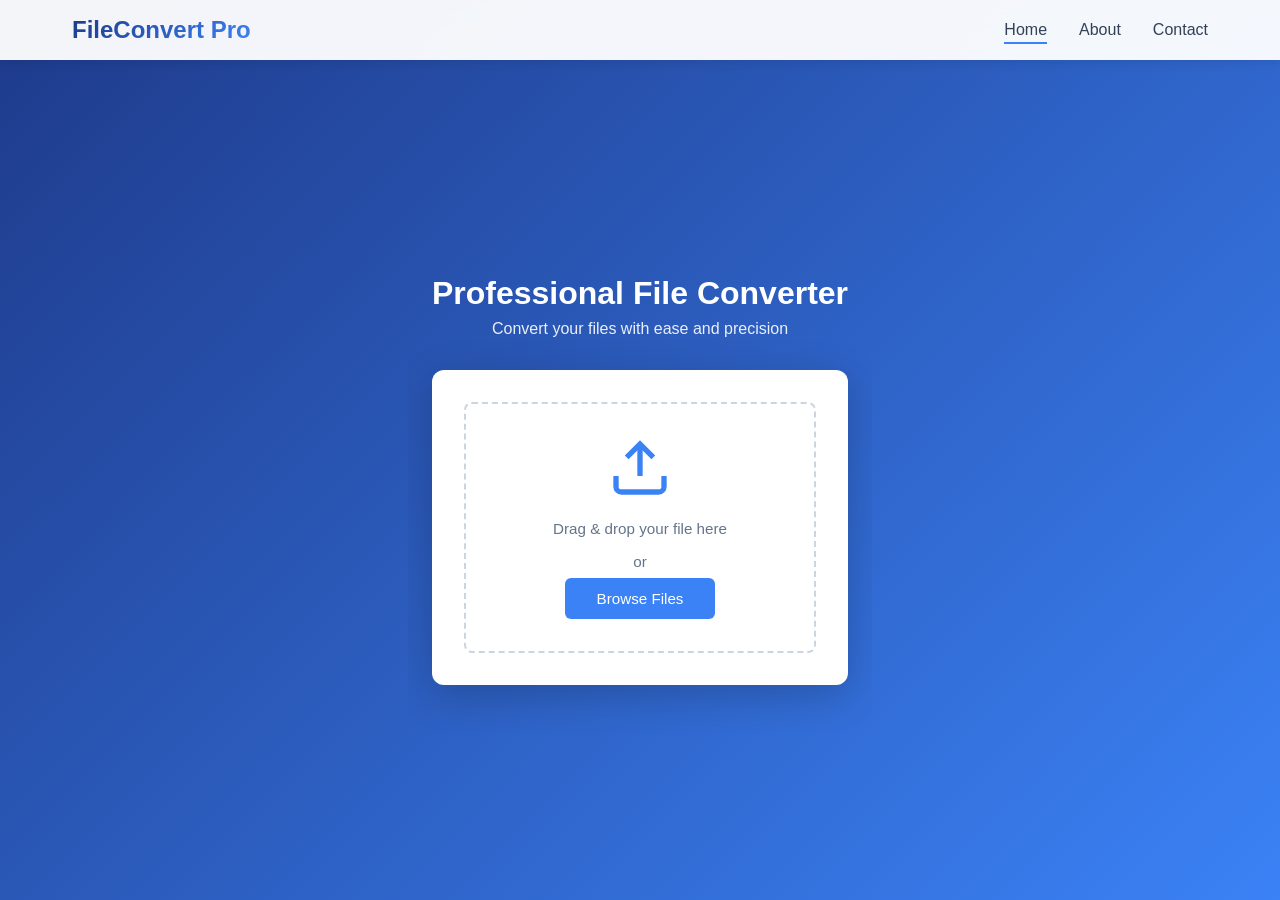
<file: index.html>
<!DOCTYPE html>
<html lang="en">

<head>
    <meta charset="UTF-8">
    <meta name="viewport" content="width=device-width, initial-scale=1.0">
    <title>File Converter - Professional File Conversion Tool</title>
    <link rel="stylesheet" href="style.css">
    <script async src="https://pagead2.googlesyndication.com/pagead/js/adsbygoogle.js?client=ca-pub-5474306667472643"
        crossorigin="anonymous"></script>
</head>

<body class="home-page">
    <nav class="navbar">
        <div class="nav-container">
            <div class="nav-brand">FileConvert Pro</div>
            <div class="nav-links">
                <a href="index.html" class="nav-link active">Home</a>
                <a href="about.html" class="nav-link">About</a>
                <a href="contact.html" class="nav-link">Contact</a>
            </div>
        </div>
    </nav>

    <div class="container">
        <header>
            <h1>Professional File Converter</h1>
            <p>Convert your files with ease and precision</p>
        </header>

        <main>
            <div class="upload-section">
                <div class="drop-zone" id="dropZone">
                    <svg width="64" height="64" viewBox="0 0 24 24" fill="none" stroke="currentColor" stroke-width="2">
                        <path d="M21 15v4a2 2 0 0 1-2 2H5a2 2 0 0 1-2-2v-4"></path>
                        <polyline points="17 8 12 3 7 8"></polyline>
                        <line x1="12" y1="3" x2="12" y2="15"></line>
                    </svg>
                    <p>Drag & drop your file here</p>
                    <p class="or-text">or</p>
                    <button class="btn-browse" id="browseBtn">Browse Files</button>
                    <input type="file" id="fileInput" hidden>
                </div>

                <div class="file-info" id="fileInfo" style="display: none;">
                    <div class="file-details">
                        <span id="fileName"></span>
                        <span class="file-type" id="fileType"></span>
                    </div>
                    <button class="btn-remove" onclick="resetUpload()">×</button>
                </div>
            </div>

            <div class="conversion-section" id="conversionSection" style="display: none;">
                <label for="formatSearch">Convert to:</label>
                <div class="search-wrapper">
                    <input type="text" id="formatSearch" placeholder="Search format..." autocomplete="off">
                    <div class="format-dropdown" id="formatDropdown"></div>
                </div>
                <button class="btn-convert" id="convertBtn" disabled>Convert</button>
            </div>

            <div class="result-section" id="resultSection" style="display: none;">
                <div class="success-message">
                    <svg width="48" height="48" viewBox="0 0 24 24" fill="none" stroke="#10b981" stroke-width="2">
                        <path d="M22 11.08V12a10 10 0 1 1-5.93-9.14"></path>
                        <polyline points="22 4 12 14.01 9 11.01"></polyline>
                    </svg>
                    <p>Conversion complete!</p>
                </div>
                <button class="btn-download" id="downloadBtn">Download File</button>
                <button class="btn-secondary" onclick="location.reload()">Convert Another</button>
            </div>

            <div class="error-message" id="errorMessage" style="display: none;"></div>
        </main>
    </div>

    <script src="script.js"></script>
</body>

</html>
</file>
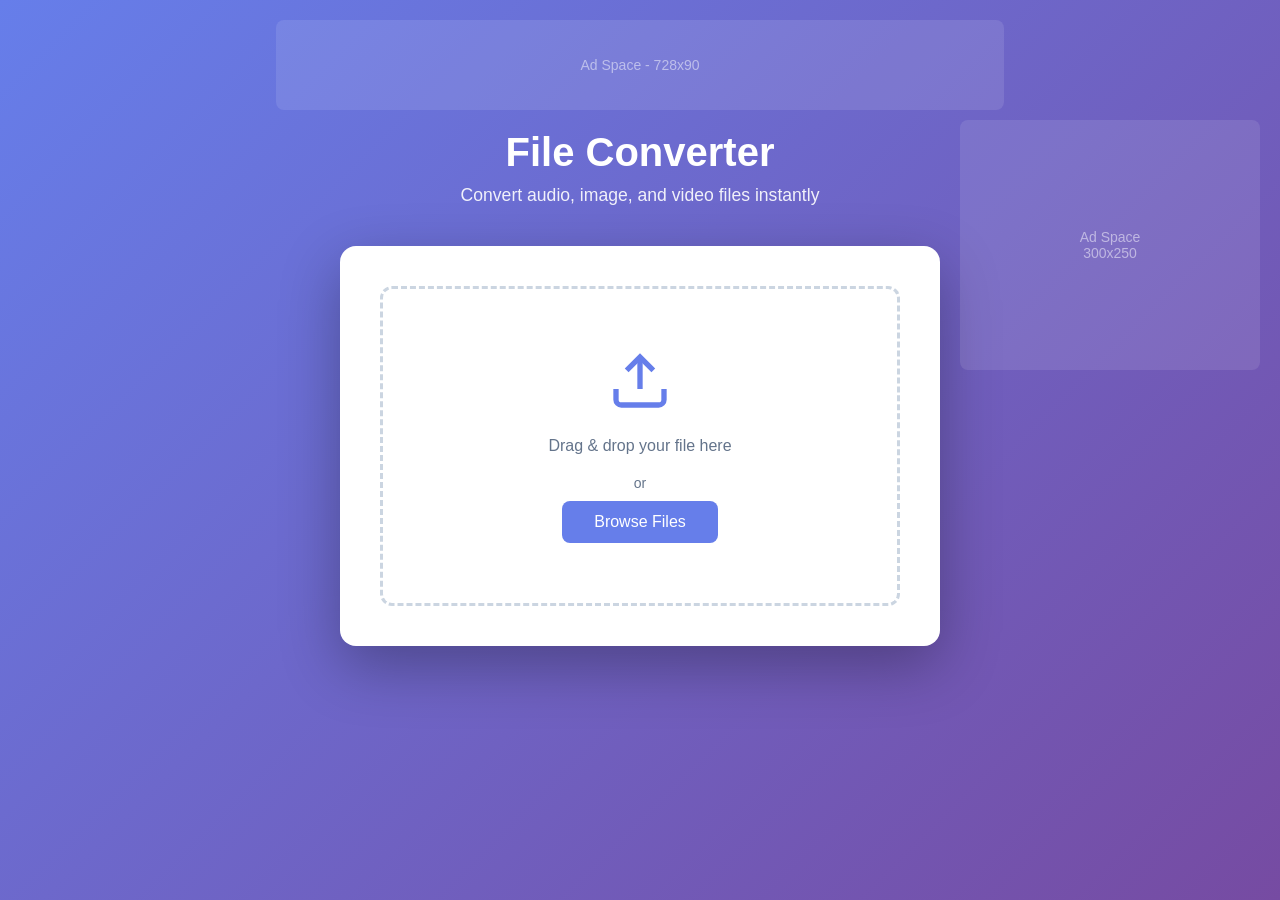
<file: static/index.html>
<!DOCTYPE html>
<html lang="en">

<head>
    <meta charset="UTF-8">
    <meta name="viewport" content="width=device-width, initial-scale=1.0">
    <title>File Converter</title>
    <link rel="stylesheet" href="/static/style.css">
</head>

<body>
    <!-- Ad Placeholder: Top Banner -->
    <div class="ad-slot ad-top-banner">
        <div class="ad-placeholder">Ad Space - 728x90</div>
    </div>

    <div class="container">
        <header>
            <h1>File Converter</h1>
            <p>Convert audio, image, and video files instantly</p>
        </header>

        <main>
            <div class="upload-section">
                <div class="drop-zone" id="dropZone">
                    <svg width="64" height="64" viewBox="0 0 24 24" fill="none" stroke="currentColor" stroke-width="2">
                        <path d="M21 15v4a2 2 0 0 1-2 2H5a2 2 0 0 1-2-2v-4"></path>
                        <polyline points="17 8 12 3 7 8"></polyline>
                        <line x1="12" y1="3" x2="12" y2="15"></line>
                    </svg>
                    <p>Drag & drop your file here</p>
                    <p class="or-text">or</p>
                    <button class="btn-browse" onclick="document.getElementById('fileInput').click()">Browse
                        Files</button>
                    <input type="file" id="fileInput" hidden>
                </div>

                <div class="file-info" id="fileInfo" style="display: none;">
                    <div class="file-details">
                        <span id="fileName"></span>
                        <span class="file-type" id="fileType"></span>
                    </div>
                    <button class="btn-remove" onclick="resetUpload()">×</button>
                </div>
            </div>

            <div class="conversion-section" id="conversionSection" style="display: none;">
                <label for="formatSearch">Convert to:</label>
                <div class="search-wrapper">
                    <input type="text" id="formatSearch" placeholder="Search format..." autocomplete="off">
                    <div class="format-dropdown" id="formatDropdown"></div>
                </div>
                <button class="btn-convert" id="convertBtn" disabled>Convert</button>
            </div>

            <div class="result-section" id="resultSection" style="display: none;">
                <div class="success-message">
                    <svg width="48" height="48" viewBox="0 0 24 24" fill="none" stroke="#10b981" stroke-width="2">
                        <path d="M22 11.08V12a10 10 0 1 1-5.93-9.14"></path>
                        <polyline points="22 4 12 14.01 9 11.01"></polyline>
                    </svg>
                    <p>Conversion complete!</p>
                </div>
                <button class="btn-download" id="downloadBtn">Download File</button>
                <button class="btn-secondary" onclick="location.reload()">Convert Another</button>
            </div>

            <div class="error-message" id="errorMessage" style="display: none;"></div>
        </main>

        <!-- Ad Placeholder: Sidebar (optional) -->
        <aside class="ad-slot ad-sidebar">
            <div class="ad-placeholder">Ad Space<br>300x250</div>
        </aside>
    </div>

    <script src="/static/script.js"></script>
</body>

</html>
</file>
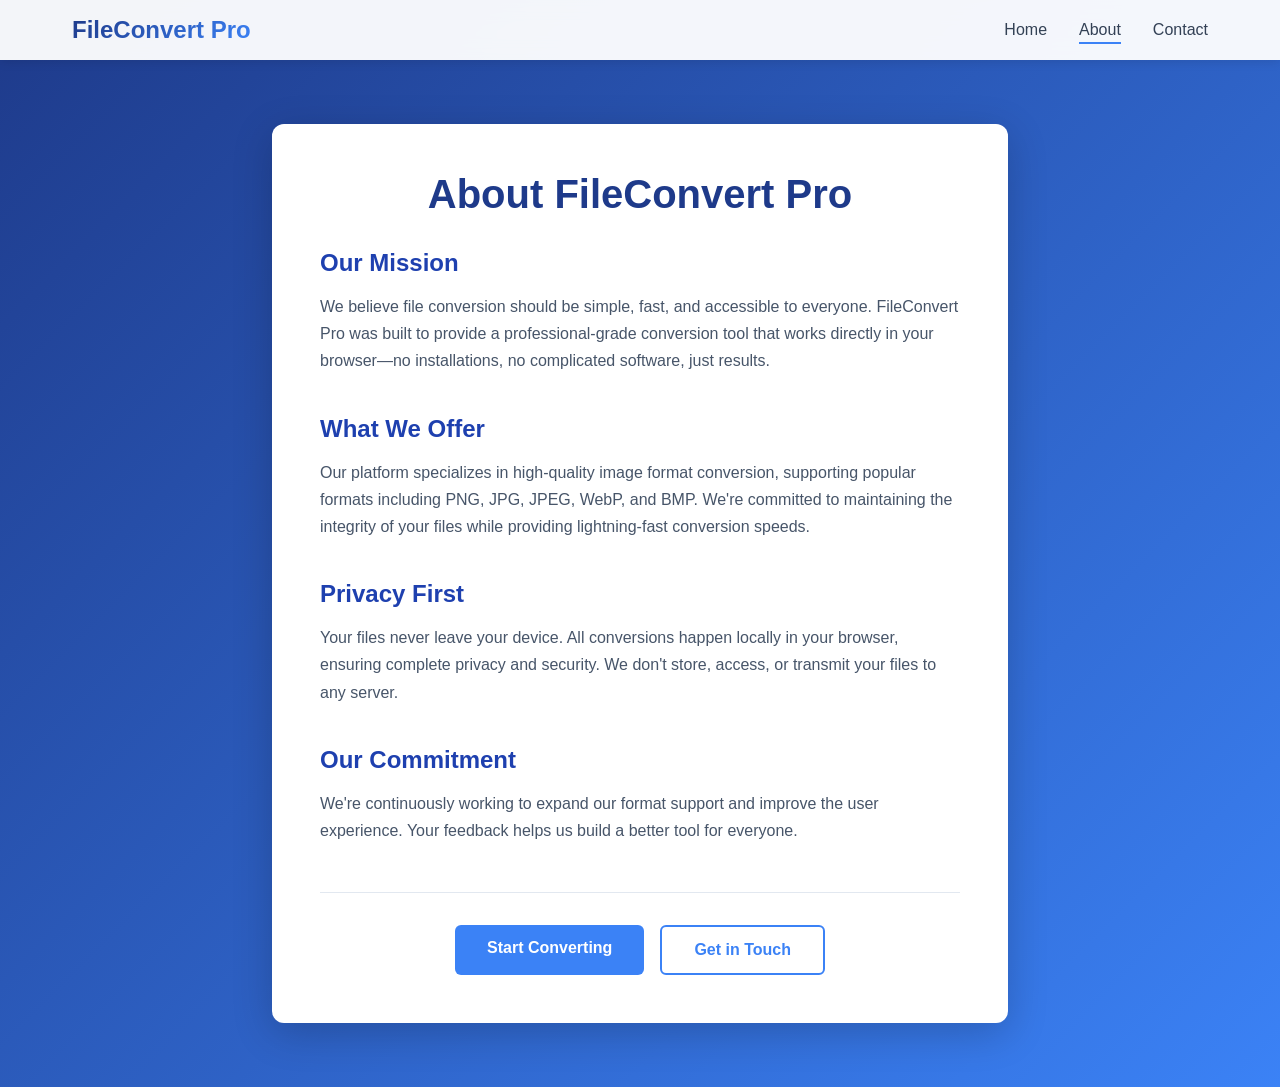
<file: about.html>
<!DOCTYPE html>
<html lang="en">

<head>
    <meta charset="UTF-8">
    <meta name="viewport" content="width=device-width, initial-scale=1.0">
    <title>About Us - FileConvert Pro</title>
    <link rel="stylesheet" href="style.css">
    <script async src="https://pagead2.googlesyndication.com/pagead/js/adsbygoogle.js?client=ca-pub-5474306667472643"
        crossorigin="anonymous"></script>
</head>

<body>
    <nav class="navbar">
        <div class="nav-container">
            <div class="nav-brand">FileConvert Pro</div>
            <div class="nav-links">
                <a href="index.html" class="nav-link">Home</a>
                <a href="about.html" class="nav-link active">About</a>
                <a href="contact.html" class="nav-link">Contact</a>
            </div>
        </div>
    </nav>

    <div class="page-container">
        <div class="content-card">
            <h1 class="page-title">About FileConvert Pro</h1>

            <section class="content-section">
                <h2>Our Mission</h2>
                <p>We believe file conversion should be simple, fast, and accessible to everyone. FileConvert Pro was
                    built to provide a professional-grade conversion tool that works directly in your browser—no
                    installations, no complicated software, just results.</p>
            </section>

            <section class="content-section">
                <h2>What We Offer</h2>
                <p>Our platform specializes in high-quality image format conversion, supporting popular formats
                    including PNG, JPG, JPEG, WebP, and BMP. We're committed to maintaining the integrity of your files
                    while providing lightning-fast conversion speeds.</p>
            </section>

            <section class="content-section">
                <h2>Privacy First</h2>
                <p>Your files never leave your device. All conversions happen locally in your browser, ensuring complete
                    privacy and security. We don't store, access, or transmit your files to any server.</p>
            </section>

            <section class="content-section">
                <h2>Our Commitment</h2>
                <p>We're continuously working to expand our format support and improve the user experience. Your
                    feedback helps us build a better tool for everyone.</p>
            </section>

            <div class="cta-section">
                <a href="index.html" class="btn-primary">Start Converting</a>
                <a href="contact.html" class="btn-outline">Get in Touch</a>
            </div>
        </div>
    </div>
</body>

</html>
</file>
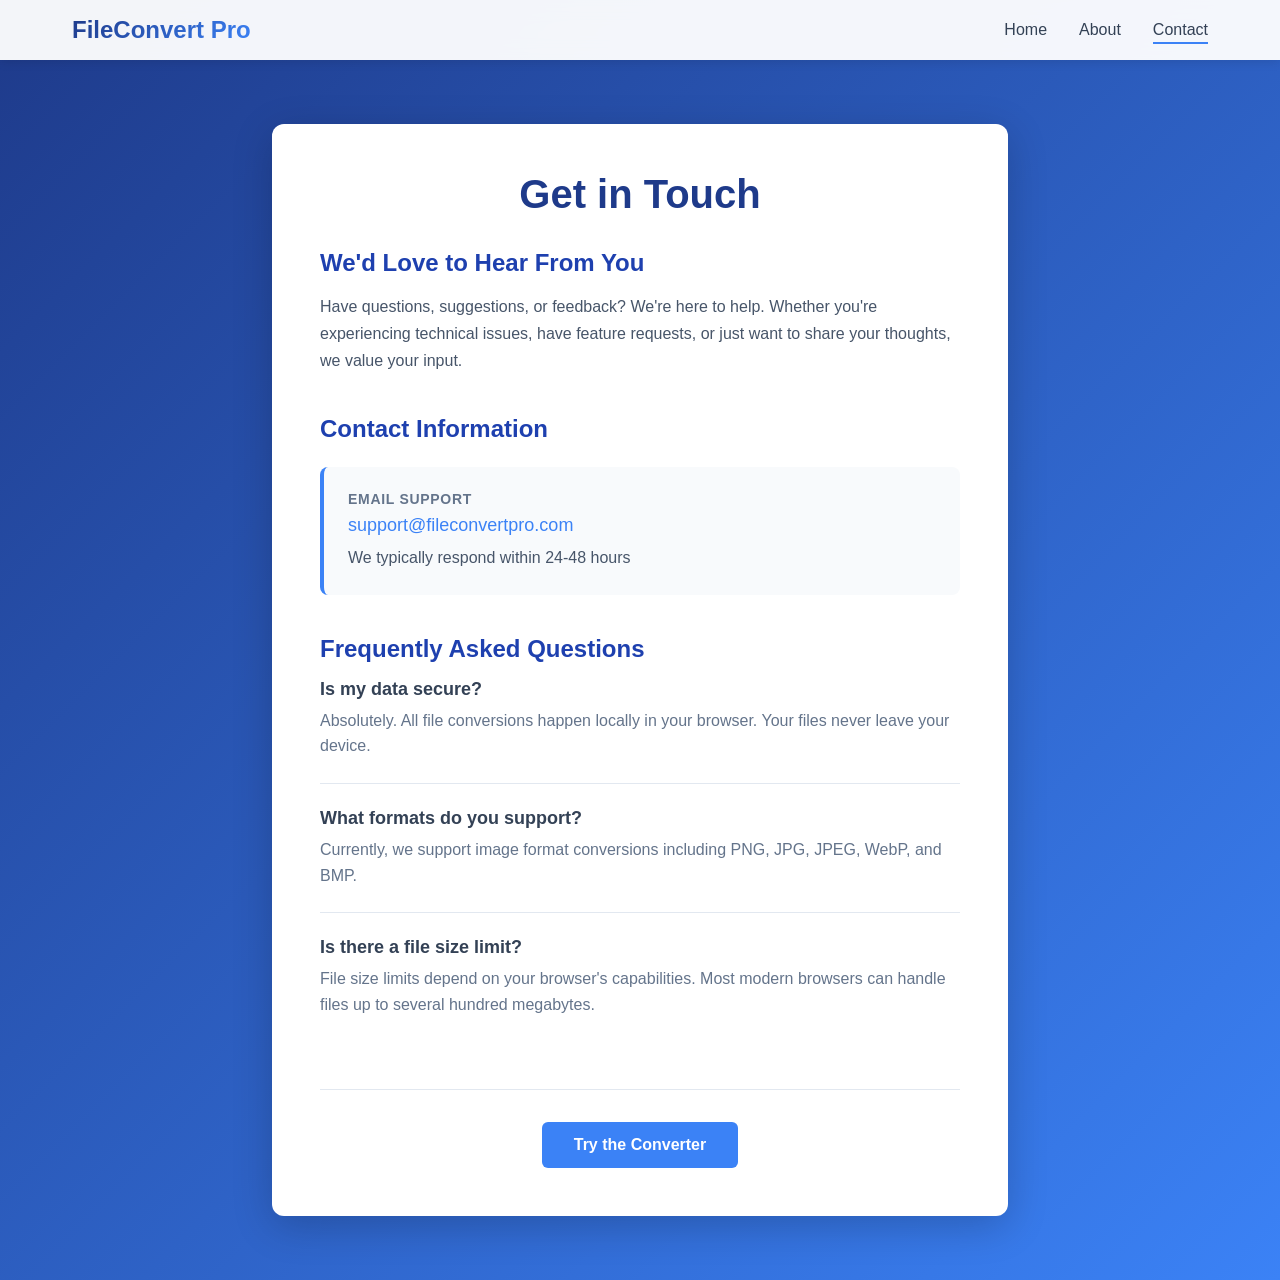
<file: contact.html>
<!DOCTYPE html>
<html lang="en">

<head>
    <meta charset="UTF-8">
    <meta name="viewport" content="width=device-width, initial-scale=1.0">
    <title>Contact Us - FileConvert Pro</title>
    <link rel="stylesheet" href="style.css">
    <script async src="https://pagead2.googlesyndication.com/pagead/js/adsbygoogle.js?client=ca-pub-5474306667472643"
        crossorigin="anonymous"></script>
</head>

<body>
    <nav class="navbar">
        <div class="nav-container">
            <div class="nav-brand">FileConvert Pro</div>
            <div class="nav-links">
                <a href="index.html" class="nav-link">Home</a>
                <a href="about.html" class="nav-link">About</a>
                <a href="contact.html" class="nav-link active">Contact</a>
            </div>
        </div>
    </nav>

    <div class="page-container">
        <div class="content-card">
            <h1 class="page-title">Get in Touch</h1>

            <section class="content-section">
                <h2>We'd Love to Hear From You</h2>
                <p>Have questions, suggestions, or feedback? We're here to help. Whether you're experiencing technical
                    issues, have feature requests, or just want to share your thoughts, we value your input.</p>
            </section>

            <section class="content-section">
                <h2>Contact Information</h2>
                <div class="contact-info">
                    <div class="contact-item">
                        <div class="contact-label">Email Support</div>
                        <div class="contact-value">
                            <a href="mailto:aitalakav139@gmail.com" class="contact-link">support@fileconvertpro.com</a>
                        </div>
                        <p class="contact-note">We typically respond within 24-48 hours</p>
                    </div>
                </div>
            </section>

            <section class="content-section">
                <h2>Frequently Asked Questions</h2>
                <div class="faq-item">
                    <h3>Is my data secure?</h3>
                    <p>Absolutely. All file conversions happen locally in your browser. Your files never leave your
                        device.</p>
                </div>
                <div class="faq-item">
                    <h3>What formats do you support?</h3>
                    <p>Currently, we support image format conversions including PNG, JPG, JPEG, WebP, and BMP.</p>
                </div>
                <div class="faq-item">
                    <h3>Is there a file size limit?</h3>
                    <p>File size limits depend on your browser's capabilities. Most modern browsers can handle files up
                        to several hundred megabytes.</p>
                </div>
            </section>

            <div class="cta-section">
                <a href="index.html" class="btn-primary">Try the Converter</a>
            </div>
        </div>
    </div>
</body>

</html>
</file>
<file: style.css>
* {
    margin: 0;
    padding: 0;
    box-sizing: border-box;
}

body {
    font-family: -apple-system, BlinkMacSystemFont, 'Segoe UI', Roboto, Oxygen, Ubuntu, Cantarell, sans-serif;
    background: linear-gradient(135deg, #1e3a8a 0%, #3b82f6 100%);
    min-height: 100vh;
    display: flex;
    flex-direction: column;
}

body.home-page {
    overflow: hidden;
}

.navbar {
    background: rgba(255, 255, 255, 0.95);
    backdrop-filter: blur(10px);
    box-shadow: 0 2px 10px rgba(0, 0, 0, 0.1);
    position: sticky;
    top: 0;
    z-index: 100;
}

.nav-container {
    max-width: 1200px;
    margin: 0 auto;
    padding: 1rem 2rem;
    display: flex;
    justify-content: space-between;
    align-items: center;
}

.nav-brand {
    font-size: 1.5rem;
    font-weight: 700;
    background: linear-gradient(135deg, #1e3a8a 0%, #3b82f6 100%);
    -webkit-background-clip: text;
    -webkit-text-fill-color: transparent;
    background-clip: text;
}

.nav-links {
    display: flex;
    gap: 2rem;
}

.nav-link {
    color: #334155;
    text-decoration: none;
    font-weight: 500;
    transition: color 0.3s;
    position: relative;
}

.nav-link:hover {
    color: #3b82f6;
}

.nav-link.active::after {
    content: '';
    position: absolute;
    bottom: -5px;
    left: 0;
    right: 0;
    height: 2px;
    background: #3b82f6;
}

.container {
    max-width: 600px;
    margin: 0 auto;
    padding: 1.5rem;
    flex: 1;
    display: flex;
    flex-direction: column;
    justify-content: center;
}

body.home-page .container {
    overflow-y: auto;
}

header {
    text-align: center;
    color: white;
    margin-bottom: 2rem;
}

header h1 {
    font-size: 2rem;
    margin-bottom: 0.5rem;
}

header p {
    opacity: 0.9;
    font-size: 1rem;
}

main {
    background: white;
    border-radius: 12px;
    padding: 2rem;
    box-shadow: 0 10px 40px rgba(0, 0, 0, 0.2);
}

.drop-zone {
    border: 2px dashed #cbd5e1;
    border-radius: 8px;
    padding: 2rem 1rem;
    text-align: center;
    cursor: pointer;
    transition: all 0.3s;
}

.drop-zone:hover,
.drop-zone.drag-over {
    border-color: #3b82f6;
    background: #eff6ff;
}

.drop-zone svg {
    color: #3b82f6;
    margin-bottom: 1rem;
}

.drop-zone p {
    color: #64748b;
    margin-bottom: 0.5rem;
    font-size: 0.95rem;
}

.or-text {
    font-size: 0.85rem;
    color: #94a3b8;
    margin: 1rem 0;
}

.btn-browse {
    background: #3b82f6;
    color: white;
    border: none;
    padding: 0.75rem 2rem;
    border-radius: 6px;
    font-size: 0.95rem;
    cursor: pointer;
    transition: background 0.3s;
    font-weight: 500;
}

.btn-browse:hover {
    background: #2563eb;
}

.file-info {
    display: flex;
    align-items: center;
    justify-content: space-between;
    background: #f1f5f9;
    padding: 1rem;
    border-radius: 6px;
    margin-top: 1rem;
}

.file-details {
    display: flex;
    flex-direction: column;
    gap: 0.25rem;
}

.file-type {
    font-size: 0.75rem;
    color: #3b82f6;
    font-weight: 600;
    text-transform: uppercase;
}

.btn-remove {
    background: #ef4444;
    color: white;
    border: none;
    width: 28px;
    height: 28px;
    border-radius: 50%;
    font-size: 18px;
    cursor: pointer;
    transition: background 0.3s;
    line-height: 1;
}

.btn-remove:hover {
    background: #dc2626;
}

.conversion-section {
    margin-top: 1.5rem;
}

.conversion-section label {
    display: block;
    margin-bottom: 0.5rem;
    font-weight: 600;
    color: #334155;
    font-size: 0.95rem;
}

.search-wrapper {
    position: relative;
    margin-bottom: 1rem;
}

#formatSearch {
    width: 100%;
    padding: 0.75rem;
    border: 2px solid #e2e8f0;
    border-radius: 6px;
    font-size: 0.95rem;
    transition: border-color 0.3s;
}

#formatSearch:focus {
    outline: none;
    border-color: #3b82f6;
}

.format-dropdown {
    position: absolute;
    top: 100%;
    left: 0;
    right: 0;
    background: white;
    border: 2px solid #e2e8f0;
    border-top: none;
    border-radius: 0 0 6px 6px;
    max-height: 150px;
    overflow-y: auto;
    display: none;
    z-index: 10;
}

.format-dropdown.show {
    display: block;
}

.format-option {
    padding: 0.75rem;
    cursor: pointer;
    transition: background 0.2s;
    font-size: 0.9rem;
}

.format-option:hover {
    background: #f1f5f9;
}

.format-option.selected {
    background: #3b82f6;
    color: white;
}

.btn-convert {
    width: 100%;
    background: #10b981;
    color: white;
    border: none;
    padding: 0.875rem;
    border-radius: 6px;
    font-size: 0.95rem;
    font-weight: 600;
    cursor: pointer;
    transition: background 0.3s;
}

.btn-convert:hover:not(:disabled) {
    background: #059669;
}

.btn-convert:disabled {
    background: #cbd5e1;
    cursor: not-allowed;
}

.result-section {
    text-align: center;
    margin-top: 1.5rem;
}

.success-message {
    margin-bottom: 1.5rem;
}

.success-message svg {
    margin-bottom: 0.5rem;
}

.success-message p {
    font-size: 1rem;
    color: #10b981;
    font-weight: 600;
}

.btn-download {
    width: 100%;
    background: #3b82f6;
    color: white;
    border: none;
    padding: 0.875rem;
    border-radius: 6px;
    font-size: 0.95rem;
    font-weight: 600;
    cursor: pointer;
    transition: background 0.3s;
    margin-bottom: 0.5rem;
}

.btn-download:hover {
    background: #2563eb;
}

.btn-secondary {
    width: 100%;
    background: transparent;
    color: #3b82f6;
    border: 2px solid #3b82f6;
    padding: 0.875rem;
    border-radius: 6px;
    font-size: 0.95rem;
    font-weight: 600;
    cursor: pointer;
    transition: all 0.3s;
}

.btn-secondary:hover {
    background: #3b82f6;
    color: white;
}

.error-message {
    background: #fee2e2;
    color: #dc2626;
    padding: 1rem;
    border-radius: 6px;
    margin-top: 1rem;
    border-left: 4px solid #dc2626;
    font-size: 0.9rem;
}

@media (max-width: 768px) {
    .nav-container {
        padding: 1rem;
    }

    .nav-brand {
        font-size: 1.25rem;
    }

    .nav-links {
        gap: 1rem;
    }

    .nav-link {
        font-size: 0.9rem;
    }

    main {
        padding: 1.5rem;
    }

    header h1 {
        font-size: 1.75rem;
    }

    .container {
        padding: 1rem;
    }
}


/* About and Contact Pages */
.page-container {
    max-width: 800px;
    margin: 0 auto;
    padding: 2rem;
    flex: 1;
}

.content-card {
    background: white;
    border-radius: 12px;
    padding: 3rem;
    box-shadow: 0 10px 40px rgba(0, 0, 0, 0.2);
    margin: 2rem 0;
}

.page-title {
    font-size: 2.5rem;
    color: #1e3a8a;
    margin-bottom: 2rem;
    text-align: center;
}

.content-section {
    margin-bottom: 2.5rem;
}

.content-section h2 {
    font-size: 1.5rem;
    color: #1e40af;
    margin-bottom: 1rem;
}

.content-section p {
    color: #475569;
    line-height: 1.7;
    font-size: 1rem;
}

.contact-info {
    margin-top: 1.5rem;
}

.contact-item {
    background: #f8fafc;
    padding: 1.5rem;
    border-radius: 8px;
    border-left: 4px solid #3b82f6;
}

.contact-label {
    font-size: 0.875rem;
    color: #64748b;
    text-transform: uppercase;
    letter-spacing: 0.05em;
    margin-bottom: 0.5rem;
    font-weight: 600;
}

.contact-value {
    font-size: 1.125rem;
    margin-bottom: 0.5rem;
}

.contact-link {
    color: #3b82f6;
    text-decoration: none;
    font-weight: 500;
    transition: color 0.3s;
}

.contact-link:hover {
    color: #2563eb;
    text-decoration: underline;
}

.contact-note {
    font-size: 0.875rem;
    color: #64748b;
    margin-top: 0.5rem;
}

.faq-item {
    margin-bottom: 1.5rem;
    padding-bottom: 1.5rem;
    border-bottom: 1px solid #e2e8f0;
}

.faq-item:last-child {
    border-bottom: none;
}

.faq-item h3 {
    font-size: 1.125rem;
    color: #334155;
    margin-bottom: 0.5rem;
}

.faq-item p {
    color: #64748b;
    line-height: 1.6;
}

.cta-section {
    display: flex;
    gap: 1rem;
    justify-content: center;
    margin-top: 3rem;
    padding-top: 2rem;
    border-top: 1px solid #e2e8f0;
}

.btn-primary {
    background: #3b82f6;
    color: white;
    padding: 0.875rem 2rem;
    border-radius: 6px;
    text-decoration: none;
    font-weight: 600;
    transition: background 0.3s;
    display: inline-block;
}

.btn-primary:hover {
    background: #2563eb;
}

.btn-outline {
    background: transparent;
    color: #3b82f6;
    border: 2px solid #3b82f6;
    padding: 0.875rem 2rem;
    border-radius: 6px;
    text-decoration: none;
    font-weight: 600;
    transition: all 0.3s;
    display: inline-block;
}

.btn-outline:hover {
    background: #3b82f6;
    color: white;
}

@media (max-width: 768px) {
    .page-container {
        padding: 1rem;
    }

    .content-card {
        padding: 2rem 1.5rem;
        margin: 1rem 0;
    }

    .page-title {
        font-size: 2rem;
    }

    .content-section h2 {
        font-size: 1.25rem;
    }

    .cta-section {
        flex-direction: column;
    }

    .btn-primary,
    .btn-outline {
        text-align: center;
        width: 100%;
    }
}
</file>
<file: static/style.css>
* {
    margin: 0;
    padding: 0;
    box-sizing: border-box;
}

body {
    font-family: -apple-system, BlinkMacSystemFont, 'Segoe UI', Roboto, Oxygen, Ubuntu, Cantarell, sans-serif;
    background: linear-gradient(135deg, #667eea 0%, #764ba2 100%);
    min-height: 100vh;
    padding: 20px;
}

.ad-slot {
    background: rgba(255, 255, 255, 0.1);
    border-radius: 8px;
    display: flex;
    align-items: center;
    justify-content: center;
    margin-bottom: 20px;
}

.ad-top-banner {
    max-width: 728px;
    height: 90px;
    margin: 0 auto 20px;
}

.ad-sidebar {
    width: 300px;
    height: 250px;
    position: fixed;
    right: 20px;
    top: 120px;
}

.ad-placeholder {
    color: rgba(255, 255, 255, 0.5);
    font-size: 14px;
    text-align: center;
}

.container {
    max-width: 600px;
    margin: 0 auto;
}

header {
    text-align: center;
    color: white;
    margin-bottom: 40px;
}

header h1 {
    font-size: 2.5rem;
    margin-bottom: 10px;
}

header p {
    opacity: 0.9;
    font-size: 1.1rem;
}

main {
    background: white;
    border-radius: 16px;
    padding: 40px;
    box-shadow: 0 20px 60px rgba(0, 0, 0, 0.3);
}

.drop-zone {
    border: 3px dashed #cbd5e1;
    border-radius: 12px;
    padding: 60px 20px;
    text-align: center;
    cursor: pointer;
    transition: all 0.3s;
}

.drop-zone:hover,
.drop-zone.drag-over {
    border-color: #667eea;
    background: #f8f9ff;
}

.drop-zone svg {
    color: #667eea;
    margin-bottom: 20px;
}

.drop-zone p {
    color: #64748b;
    margin-bottom: 10px;
}

.or-text {
    font-size: 14px;
    color: #94a3b8;
    margin: 20px 0;
}

.btn-browse {
    background: #667eea;
    color: white;
    border: none;
    padding: 12px 32px;
    border-radius: 8px;
    font-size: 16px;
    cursor: pointer;
    transition: background 0.3s;
}

.btn-browse:hover {
    background: #5568d3;
}

.file-info {
    display: flex;
    align-items: center;
    justify-content: space-between;
    background: #f1f5f9;
    padding: 16px;
    border-radius: 8px;
    margin-top: 20px;
}

.file-details {
    display: flex;
    flex-direction: column;
    gap: 4px;
}

.file-type {
    font-size: 12px;
    color: #667eea;
    font-weight: 600;
    text-transform: uppercase;
}

.btn-remove {
    background: #ef4444;
    color: white;
    border: none;
    width: 32px;
    height: 32px;
    border-radius: 50%;
    font-size: 20px;
    cursor: pointer;
    transition: background 0.3s;
}

.btn-remove:hover {
    background: #dc2626;
}

.conversion-section {
    margin-top: 30px;
}

.conversion-section label {
    display: block;
    margin-bottom: 10px;
    font-weight: 600;
    color: #334155;
}

.search-wrapper {
    position: relative;
    margin-bottom: 20px;
}

#formatSearch {
    width: 100%;
    padding: 12px;
    border: 2px solid #e2e8f0;
    border-radius: 8px;
    font-size: 16px;
    transition: border-color 0.3s;
}

#formatSearch:focus {
    outline: none;
    border-color: #667eea;
}

.format-dropdown {
    position: absolute;
    top: 100%;
    left: 0;
    right: 0;
    background: white;
    border: 2px solid #e2e8f0;
    border-top: none;
    border-radius: 0 0 8px 8px;
    max-height: 200px;
    overflow-y: auto;
    display: none;
    z-index: 10;
}

.format-dropdown.show {
    display: block;
}

.format-option {
    padding: 12px;
    cursor: pointer;
    transition: background 0.2s;
}

.format-option:hover {
    background: #f1f5f9;
}

.format-option.selected {
    background: #667eea;
    color: white;
}

.btn-convert {
    width: 100%;
    background: #10b981;
    color: white;
    border: none;
    padding: 14px;
    border-radius: 8px;
    font-size: 16px;
    font-weight: 600;
    cursor: pointer;
    transition: background 0.3s;
}

.btn-convert:hover:not(:disabled) {
    background: #059669;
}

.btn-convert:disabled {
    background: #cbd5e1;
    cursor: not-allowed;
}

.result-section {
    text-align: center;
    margin-top: 30px;
}

.success-message {
    margin-bottom: 30px;
}

.success-message svg {
    margin-bottom: 10px;
}

.success-message p {
    font-size: 18px;
    color: #10b981;
    font-weight: 600;
}

.btn-download {
    width: 100%;
    background: #667eea;
    color: white;
    border: none;
    padding: 14px;
    border-radius: 8px;
    font-size: 16px;
    font-weight: 600;
    cursor: pointer;
    transition: background 0.3s;
    margin-bottom: 10px;
}

.btn-download:hover {
    background: #5568d3;
}

.btn-secondary {
    width: 100%;
    background: transparent;
    color: #667eea;
    border: 2px solid #667eea;
    padding: 14px;
    border-radius: 8px;
    font-size: 16px;
    font-weight: 600;
    cursor: pointer;
    transition: all 0.3s;
}

.btn-secondary:hover {
    background: #667eea;
    color: white;
}

.error-message {
    background: #fee2e2;
    color: #dc2626;
    padding: 16px;
    border-radius: 8px;
    margin-top: 20px;
    border-left: 4px solid #dc2626;
}

@media (max-width: 768px) {
    .ad-sidebar {
        display: none;
    }

    main {
        padding: 24px;
    }

    header h1 {
        font-size: 2rem;
    }
}
</file>
